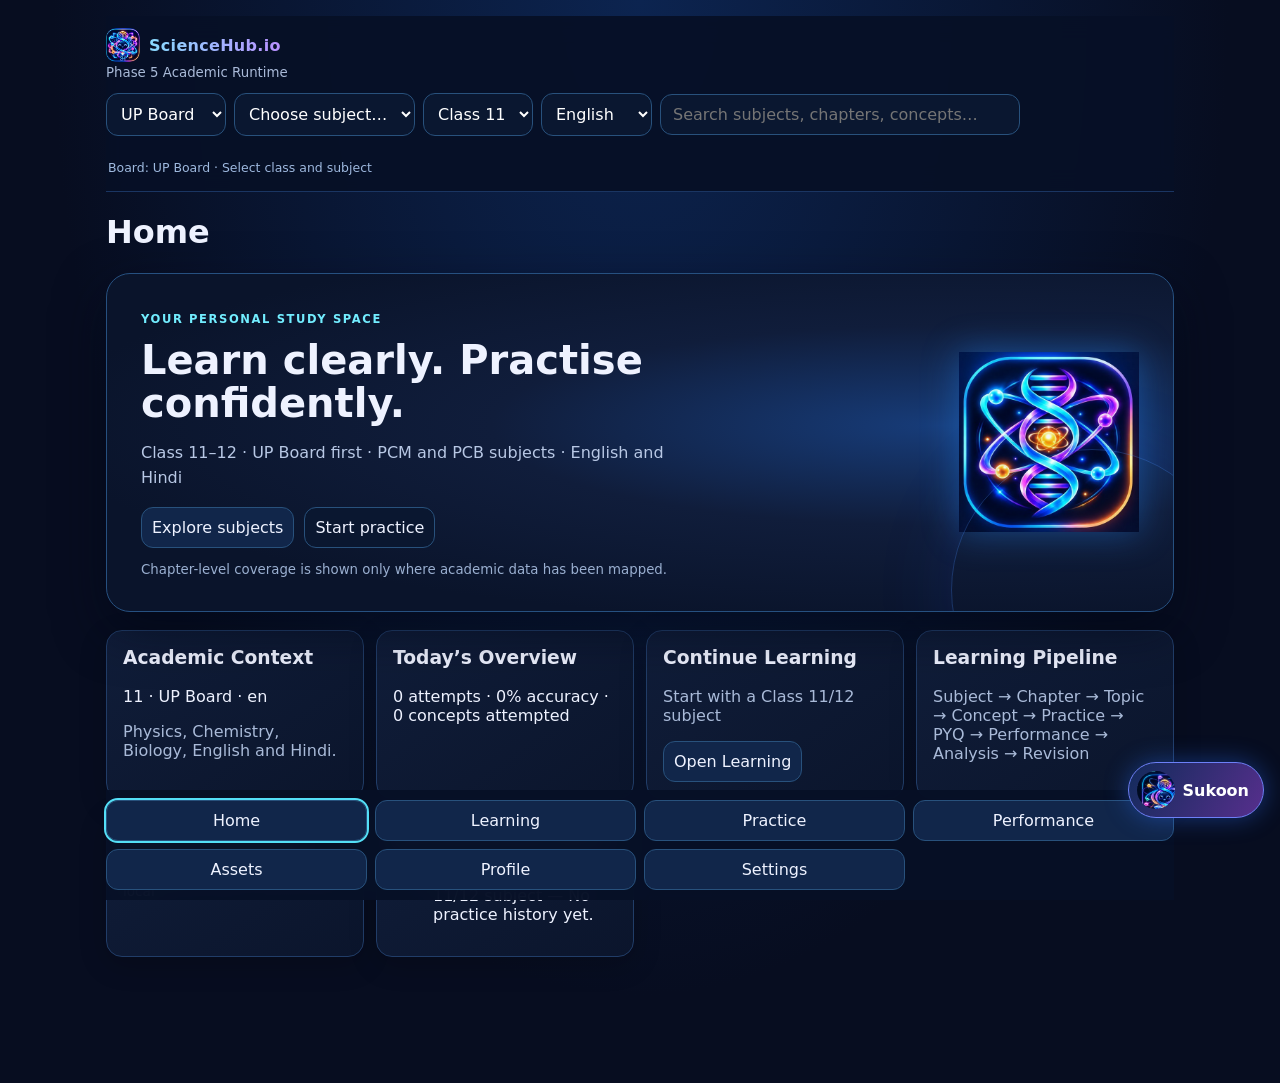
<file: index.html>
<!doctype html>
<html lang="en">
<head>
  <meta charset="utf-8">
  <meta name="viewport" content="width=device-width,initial-scale=1,viewport-fit=cover">
  <meta name="theme-color" content="#070d20">
  <meta name="description" content="ScienceHub.io — Personal Student Study OS">
  <link rel="manifest" href="./3_manifest.webmanifest">
  <link rel="icon" type="image/png" sizes="512x512" href="./11_VISUAL-INTEGRATION__SCIENCEHUB-FRONTEND-APP-ICON.png">
  <link rel="apple-touch-icon" href="./11_VISUAL-INTEGRATION__SCIENCEHUB-FRONTEND-APP-ICON.png">
  <link rel="stylesheet" href="./4_styles.css">
  <link rel="stylesheet" href="./phase1-enhancements.css">
  <title>ScienceHub.io</title>
</head>
<body>
  <div id="app"></div>
  <!-- Must exist before 5_app.js attaches its click handler. -->
  <button id="sukoon" type="button" aria-label="Open Sukoon.Brain assistant">
    <img src="./12_SUKOON-BRAIN-REALTIME-ICON.png" alt="" />
    <span>Sukoon</span>
  </button>
  <script type="module" src="./5_app.js"></script>
  <script type="module" src="./phase1-enhancements.js"></script>
</body>
</html>
</file>
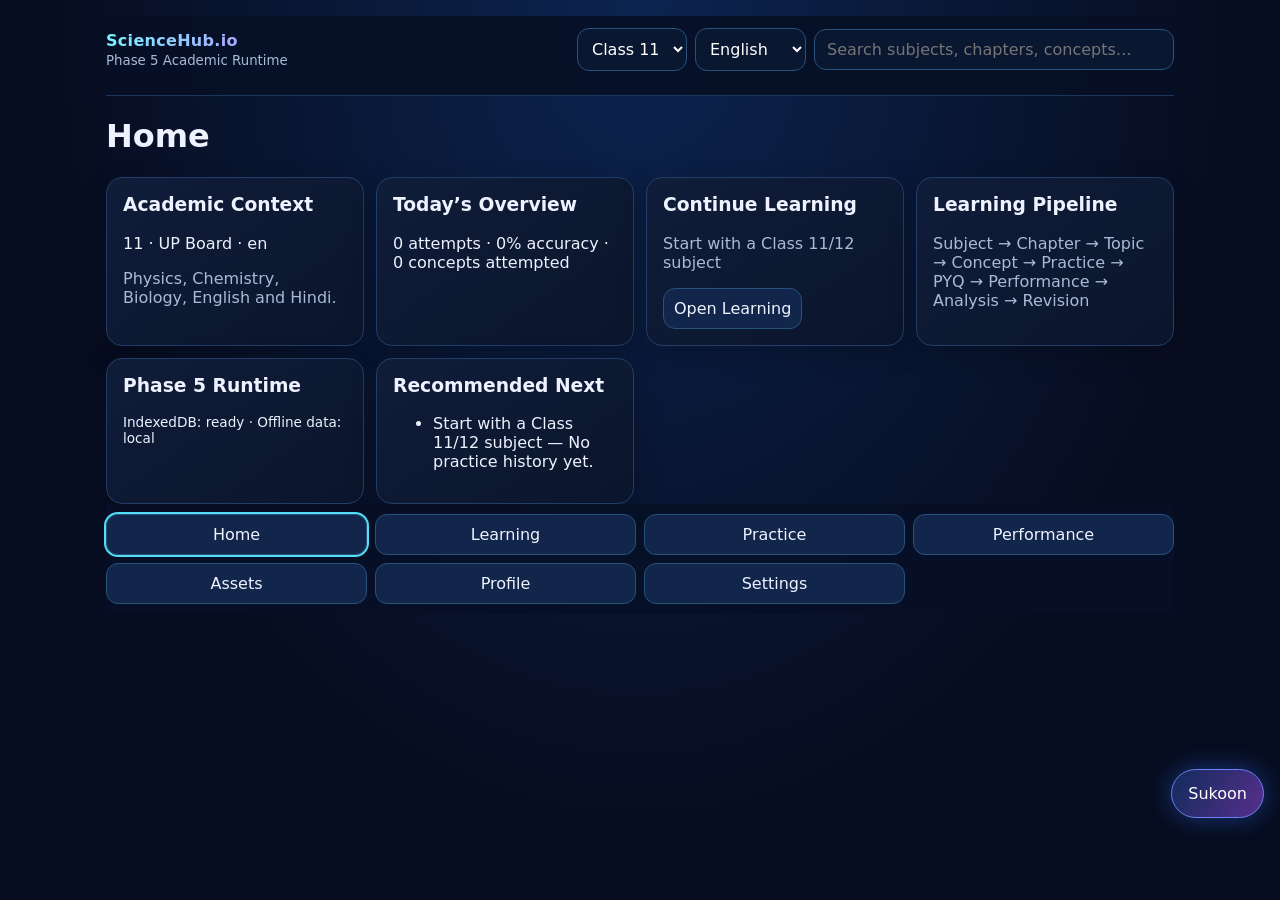
<file: 3_index.html>
<!doctype html>
<html lang="en">
<head>
  <meta charset="utf-8">
  <meta name="viewport" content="width=device-width,initial-scale=1,viewport-fit=cover">
  <meta name="theme-color" content="#070d20">
  <meta name="description" content="ScienceHub.io — personal student Study OS">
  <link rel="manifest" href="./3_manifest.webmanifest">
  <link rel="icon" type="image/png" sizes="512x512" href="./11_VISUAL-INTEGRATION__SCIENCEHUB-FRONTEND-APP-ICON.png">
  <link rel="apple-touch-icon" href="./11_VISUAL-INTEGRATION__SCIENCEHUB-FRONTEND-APP-ICON.png">
  <link rel="stylesheet" href="./4_styles.css">
  <title>ScienceHub.io</title>
</head>
<body>
  <div id="app"></div>
  <button id="sukoon" aria-label="Open Sukoon.Brain">Sukoon</button>
  <script type="module" src="./5_app.js"></script>
</body>
</html>
</file>
<file: 4_styles.css>
:root{font-family:system-ui,-apple-system,Segoe UI,sans-serif;color:#eef2ff;background:#070d20}*{box-sizing:border-box}body{margin:0;background:radial-gradient(ellipse at top,#0c2450,#070d20 65%);min-height:100vh}button,select,input{font:inherit}.shell{max-width:1100px;margin:auto;padding:16px}.top{display:flex;justify-content:space-between;align-items:center;gap:12px;position:sticky;top:0;background:#071026f2;backdrop-filter:blur(12px);padding:12px 0;z-index:5;flex-wrap:wrap;border-bottom:1px solid #1a3562}.brand{font-weight:850;letter-spacing:.3px;background:linear-gradient(90deg,#79f3ff,#bb8cff);color:transparent;background-clip:text}.toolbar{display:flex;gap:8px;align-items:center;flex-wrap:wrap}.search{width:min(42vw,360px);padding:10px 12px;border-radius:12px;border:1px solid #28517c;background:#0a1730;color:#fff}.toolbar select{padding:10px;border-radius:12px;border:1px solid #28517c;background:#0a1730;color:#fff}.grid{display:grid;grid-template-columns:repeat(auto-fit,minmax(240px,1fr));gap:12px;margin-top:16px}.card{background:linear-gradient(145deg,#101d39,#0b152c);border:1px solid #213d68;border-radius:16px;padding:16px;box-shadow:0 8px 28px #0003}.muted{color:#a9bad8}.nav{display:grid;grid-template-columns:repeat(4,1fr);gap:8px;position:sticky;bottom:0;padding:10px 0;background:#071026f2;backdrop-filter:blur(12px);z-index:5}.nav button,.action{border:1px solid #28517c;background:#11264a;color:#eef2ff;border-radius:12px;padding:10px;cursor:pointer}.nav button.active{outline:2px solid #54dff7}.status{font-size:.85rem}.danger{color:#fca5a5}.good{color:#86efac}.search-results{display:grid;grid-template-columns:1fr;gap:6px;width:100%;max-height:40vh;overflow:auto}.search-item{display:flex;justify-content:space-between;gap:10px;text-align:left;border:1px solid #28517c;background:#0b1a35;color:#eef2ff;border-radius:10px;padding:10px;cursor:pointer}.search-item:hover,.search-item:focus-visible{border-color:#53e6ff;background:#11294e}.card h3{margin-top:0}.card li{margin:.35rem 0}label{display:grid;gap:6px;margin:12px 0}label input{padding:10px;border-radius:10px;border:1px solid #28517c;background:#0b1730;color:#fff}.sukoon-panel{position:fixed;right:16px;bottom:82px;z-index:20;display:flex;align-items:center;gap:12px;max-width:min(420px,calc(100vw - 32px));padding:12px;border:1px solid #3a5a99;border-radius:18px;background:#08132af5;box-shadow:0 16px 45px #000a}.sukoon-panel img{width:64px;height:64px;object-fit:cover;border-radius:12px}.sukoon-panel p{margin:.25rem 0;color:#b7c7e5;font-size:.88rem}.sukoon-panel button{align-self:flex-start;background:transparent;color:#fff;border:0;font-size:1.2rem;cursor:pointer}#sukoon{position:fixed;right:16px;bottom:82px;border:1px solid #6d80f8;border-radius:999px;padding:14px 16px;background:linear-gradient(120deg,#122b5b,#572f8d);color:#fff;box-shadow:0 0 25px #2e72ff66;z-index:10}@media(max-width:650px){.nav{grid-template-columns:repeat(3,1fr)}.search{width:100%}.toolbar{width:100%}.toolbar select{flex:1}.grid{grid-template-columns:1fr}.top{position:relative}.sukoon-panel{bottom:74px}}
</file>
<file: phase1-enhancements.css>
/* Phase 1 enhancement layer; original 4_styles.css remains in use. */
.brand { display:flex; align-items:center; gap:9px; }
.sh-brand-icon { width:34px; height:34px; object-fit:contain; border-radius:10px; }
.phase1-selection-status { width:100%; color:#9eb9df; font-size:.78rem; padding:0 2px 4px; }
#phase1BoardSelect, #phase1SubjectSelect {
  max-width:100%; padding:10px; border-radius:12px; border:1px solid #28517c;
  background:#0a1730; color:#fff; min-width:120px;
}
.phase1-hero {
  position:relative; display:flex; align-items:center; justify-content:space-between; gap:20px;
  overflow:hidden; margin:14px 0 18px; padding:clamp(18px,4vw,34px);
  border:1px solid #265080; border-radius:24px;
  background:radial-gradient(ellipse at 78% 45%,#173c79 0%,#101d3b 38%,#0a142b 76%);
  box-shadow:0 18px 50px #02081788;
}
.phase1-hero:after { content:""; position:absolute; inset:auto -60px -120px auto; width:280px;height:280px;border-radius:50%;border:1px solid #4a8bff44;box-shadow:0 0 80px #2458ff22;pointer-events:none; }
.phase1-hero-copy { position:relative; z-index:1; max-width:650px; }
.phase1-eyebrow { color:#72edff; letter-spacing:.14em; font-size:.72rem; font-weight:800; }
.phase1-hero h2 { font-size:clamp(1.55rem,4vw,2.5rem); line-height:1.08; margin:12px 0; }
.phase1-hero p { color:#b8c8e5; max-width:52ch; line-height:1.55; }
.phase1-hero small { display:block; margin-top:14px; color:#9aafd0; }
.phase1-hero-actions,.phase1-resource-links { display:flex; gap:10px; flex-wrap:wrap; margin-top:14px; }
.action.secondary { background:#0a1730; }
.phase1-hero-logo { width:clamp(90px,20vw,180px); aspect-ratio:1; object-fit:contain; filter:drop-shadow(0 0 18px #258dff66); }
#sukoon { display:flex; align-items:center; gap:8px; touch-action:none; cursor:grab; padding:8px 14px 8px 8px; }
#sukoon:active { cursor:grabbing; }
#sukoon img { width:38px;height:38px;object-fit:cover;border-radius:50%; }
#sukoon span { font-weight:700; }
#sukoon[data-expression="happy"] { box-shadow:0 0 28px #46f4ce88; }
#sukoon[data-expression="thinking"] { box-shadow:0 0 28px #a78bfa99; }
.phase1-sukoon-panel {
  position:fixed; z-index:100; right:14px; bottom:92px; width:min(390px,calc(100vw - 24px));
  max-height:min(72vh,650px); display:flex; flex-direction:column; gap:10px;
  border:1px solid #3971b7; border-radius:22px; padding:14px;
  background:linear-gradient(145deg,#0b1730f8,#070d20fa); color:#eef5ff;
  box-shadow:0 20px 65px #000c,0 0 28px #3e60ff2b; backdrop-filter:blur(18px);
}
.phase1-sukoon-head { display:flex; align-items:center; gap:10px; }
.phase1-sukoon-head img { width:52px;height:52px;object-fit:cover;border-radius:14px; }
.phase1-sukoon-head div { display:grid;gap:3px;flex:1; }
.phase1-sukoon-head strong { font-size:1.05rem; }
.phase1-sukoon-head small,.phase1-disclaimer { color:#a8bad8;font-size:.75rem; }
.phase1-close { border:0;background:transparent;color:#dceaff;font-size:1.7rem;cursor:pointer; }
.phase1-sukoon-status { font-size:.78rem;color:#b9c9e5;display:flex;align-items:center;gap:7px; }
.phase1-live-dot { width:8px;height:8px;border-radius:50%;background:#fbbf24;box-shadow:0 0 10px #fbbf2488; }
.phase1-expression-row { display:flex;flex-wrap:wrap;gap:5px; }
.phase1-expression-row button { flex:1;min-width:70px;padding:6px 7px;border-radius:999px;border:1px solid #254a79;background:#0b1c38;color:#cfdef6;font-size:.75rem; }
.phase1-expression-row button.selected { border-color:#57dfff;box-shadow:0 0 12px #2ecfff44; }
.phase1-chat-log { display:flex;flex-direction:column;gap:8px;overflow:auto;min-height:90px;max-height:32vh;padding:4px 2px; }
.phase1-chat-bubble { padding:10px 12px;border-radius:14px;line-height:1.45;font-size:.9rem;overflow-wrap:anywhere; }
.phase1-chat-bubble.bot { background:#102343;border:1px solid #203e6a;align-self:flex-start;max-width:94%; }
.phase1-chat-bubble.user { background:#243b78;border:1px solid #5367be;align-self:flex-end;max-width:94%; }
.phase1-chat-form { display:flex;gap:7px; }
.phase1-chat-form input { min-width:0;flex:1;border:1px solid #28517c;background:#07152d;color:#fff;border-radius:12px;padding:10px; }
.phase1-chat-form button { flex-shrink:0; }
.phase1-disclaimer { line-height:1.35; }
.phase1-books { margin-top:16px; }
.phase1-pdf-label { display:block;margin:16px 0 7px;color:#d9e6ff; }
#phase1PdfUrl,#phase1Notes { display:block;width:100%;padding:11px;border-radius:12px;border:1px solid #28517c;background:#07152d;color:#fff; }
.phase1-pdf-reader { width:100%;height:min(68vh,720px);margin-top:12px;border:1px solid #28517c;border-radius:12px;background:#fff; }
.phase1-pdf-reader[hidden] { display:none; }
#phase1Notes { margin-bottom:10px;resize:vertical; }
@media(max-width:650px) {
  .phase1-hero { align-items:flex-start; }
  .phase1-hero-logo { width:78px; }
  #phase1BoardSelect,#phase1SubjectSelect { flex:1;min-width:0; }
  .phase1-sukoon-panel { right:8px;bottom:78px; }
}
@media(prefers-reduced-motion:no-preference) {
  #sukoon img { animation:shMascotFloat 3.6s ease-in-out infinite; }
  @keyframes shMascotFloat { 0%,100%{transform:translateY(0)} 50%{transform:translateY(-4px)} }
}
</file>
